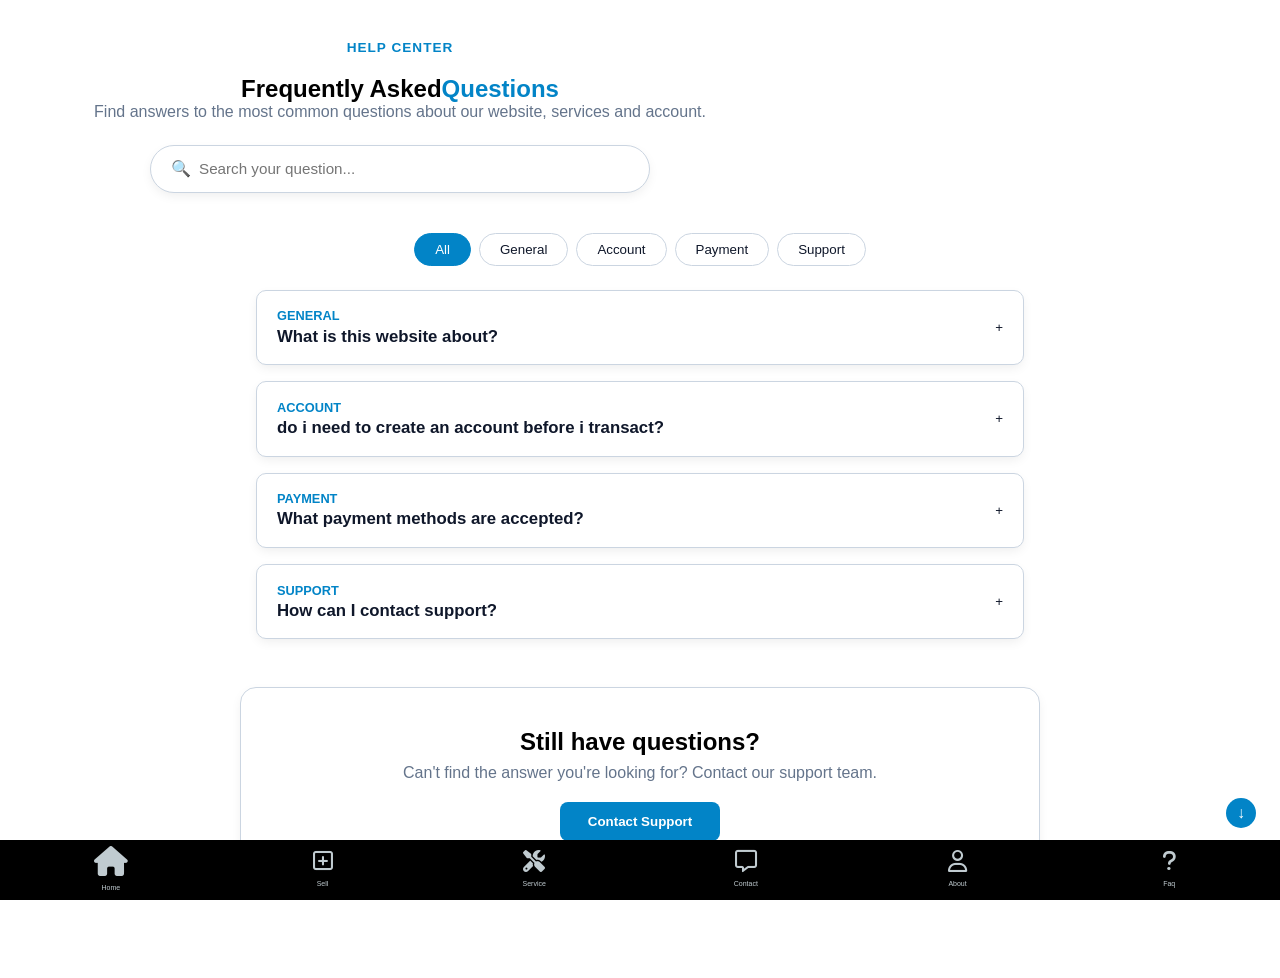
<file: faq.html>
<!DOCTYPE html>
<html>
<head>
  <meta charset="UTF-8">
  <meta name="viewport" content="width=device-width, initial-scale=1">
  <title></title>
 <meta name="description" content="KOB - Tech">
 <link rel="manifest" href="manifest.json">
 <meta name="theme-color" content="#0d1117">
 <meta name="mobile-web-app-capable" content="yes">
 <meta name="apple-mobile-web-app-capable" content="yes">
 <meta name="apple-mobile-web-app-status-bar-style" content="default">
 <meta name="apple-mobile-web-app-title" content="Tayus Tech">
 <link rel="apple-touch-icon" href="image/kob.png">

<!-- Google Fonts -->
<link rel="preconnect" href="https://fonts.googleapis.com">
<link rel="preconnect" href="https://fonts.gstatic.com" crossorigin>
<link href="https://fonts.googleapis.com/css2?family=Poppins:wght@300;400;500;600;700;800&display=swap" rel="stylesheet">
<!-- Font Awesome Icons -->
<link rel="stylesheet" href="https://cdnjs.cloudflare.com/ajax/libs/font-awesome/6.5.2/css/all.min.css">
<link rel="stylesheet" href="css/faq.css">
<link rel="stylesheet" href="css/style.css">
</head>
<body>
 
 <!-- FAQ SECTION -->
<section class="faq" id="faq">
  <div class="faq-content">
    <p class="small-title">HELP CENTER</p>
    <h1>Frequently Asked<span>Questions</span></h1>
    <p class="faq-text">Find answers to the most common questions about our website, services and account.</p>
    <div class="search-box"><span>🔍</span>
      <input type="text" id="search" placeholder="Search your question...">
    </div>
  </div>
</section>
<main class="faq-container">
  <div class="category-buttons">
    <button class="active" onclick="filterCategory('All', this)">
      All</button>
    <button onclick="filterCategory('General', this)">General</button>
    <button onclick="filterCategory('Account', this)">Account</button>
    <button onclick="filterCategory('Payment', this)">Payment</button>
    <button onclick="filterCategory('Support', this)">Support</button>
  </div>
  <div id="faqList">
    
    <!-- FAQ 1 -->
    <div class="faq-item" data-category="General">
      <button class="faq-question" onclick="toggleFAQ(this)">
        <div>
          <small>General</small>
          <h3>What is this website about?</h3>
        </div>
        <span class="icon"> + </span>
      </button>
      <div class="faq-answer" style="display:none;">
        <p>This website provides useful information, services, and resources for users in an easy-to-use platform.</p>
      </div>
    </div>
    
    <!-- FAQ 2 -->
    <div class="faq-item" data-category="Account">
      <button class="faq-question" onclick="toggleFAQ(this)">
        <div>
          <small>Account</small>
          <h3>do i need to create an account before i transact?</h3>
        </div>
        <span class="icon"> + </span>
      </button>
      <div class="faq-answer" style="display:none;">
        <p>No, you do not need to Sign Up or Register before you complete any Transaction. Meanwhile, If you which to stay informed about the latest news on our new service and products, you can subscribe to our channel using the newsletter provided. To subscribe to our channel <a href="about.html#newsletter">Click Here ↓</a></p>
      </div>
    </div>
    
    <!-- FAQ 3 -->
    <div class="faq-item" data-category="Payment">
      <button class="faq-question" onclick="toggleFAQ(this)">
        <div>
          <small>Payment</small>
          <h3>What payment methods are accepted?</h3>
        </div>
        <span class="icon"> + </span>
      </button>
      <div class="faq-answer" style="display:none;">
        <p>Available payment methods depend on the services provided. Supported options will be displayed during checkout.</p>
      </div>
    </div>
    
    <!-- FAQ 4 -->
    <div class="faq-item" data-category="Support">
      <button class="faq-question" onclick="toggleFAQ(this)">
        <div>
          <small>Support</small>
          <h3>How can I contact support?</h3>
        </div>
        <span class="icon"> + </span>
      </button>
      <div class="faq-answer" style="display:none;">
        <p>You can contact support through the Contact Us page, email, or any other support channel provided on the website.</p>
      </div>
    </div>
    <!-- NO RESULT -->
    <div id="noResult" class="no-result" style="display:none;">
      <h3>No questions found</h3>
      <p>Try searching for something else.</p>
    </div>
</main>
<section class="faq-contact-section">
  <h2>Still have questions?</h2>
  <p>Can't find the answer you're looking for? Contact our support team.</p>
  <a href="message.html"><button class="faq-contact-button">Contact Support</button></a>
</section>


<!-- BACK TO TOP & BOTTOM -->
<button id="backToTop"> ↑ </button>
<button id="scrollToBottomBtn" onclick="scrollToBottom()" title="Go to bottom">↓</button>


<!-- BOTTOM NAVIGATION -->
<nav class="bottom-nav">
<button class="nav-item active" data-page="Home">
  <a href="index.html"><i class="fa-solid fa-house"></i></a>
  <span>Home</span>
</button>
  <button class="nav-item sell-btn" data-page="Sell">
    <a href="sell.html"><i class="fa-regular fa-square-plus"></i></a>
    <span>Sell</span>
  </button>
  <button class="nav-item" data-page="Saved">
    <a href="service.html"><i class="fa-solid fa-tools"></i></a>
    <span>Service</span>
  </button>
  <button class="nav-item" data-page="Messages">
    <a href="message.html"><i class="fa-regular fa-message"></i></a>
    <span>Contact</span>
  </button>
  <button class="nav-item" data-page="Profile">
    <a href="about.html"><i class="fa-regular fa-user"></i></a>
    <span>About</span>
  </button>
  <button class="nav-item" data-page="Faq">
  <a href="faq.html"><i class="fa-solid fa-question"></i></a>
  <span>Faq</span>
</button>
</nav>
<script src="script/faq.js"></script>
</body>

</html>
</file>
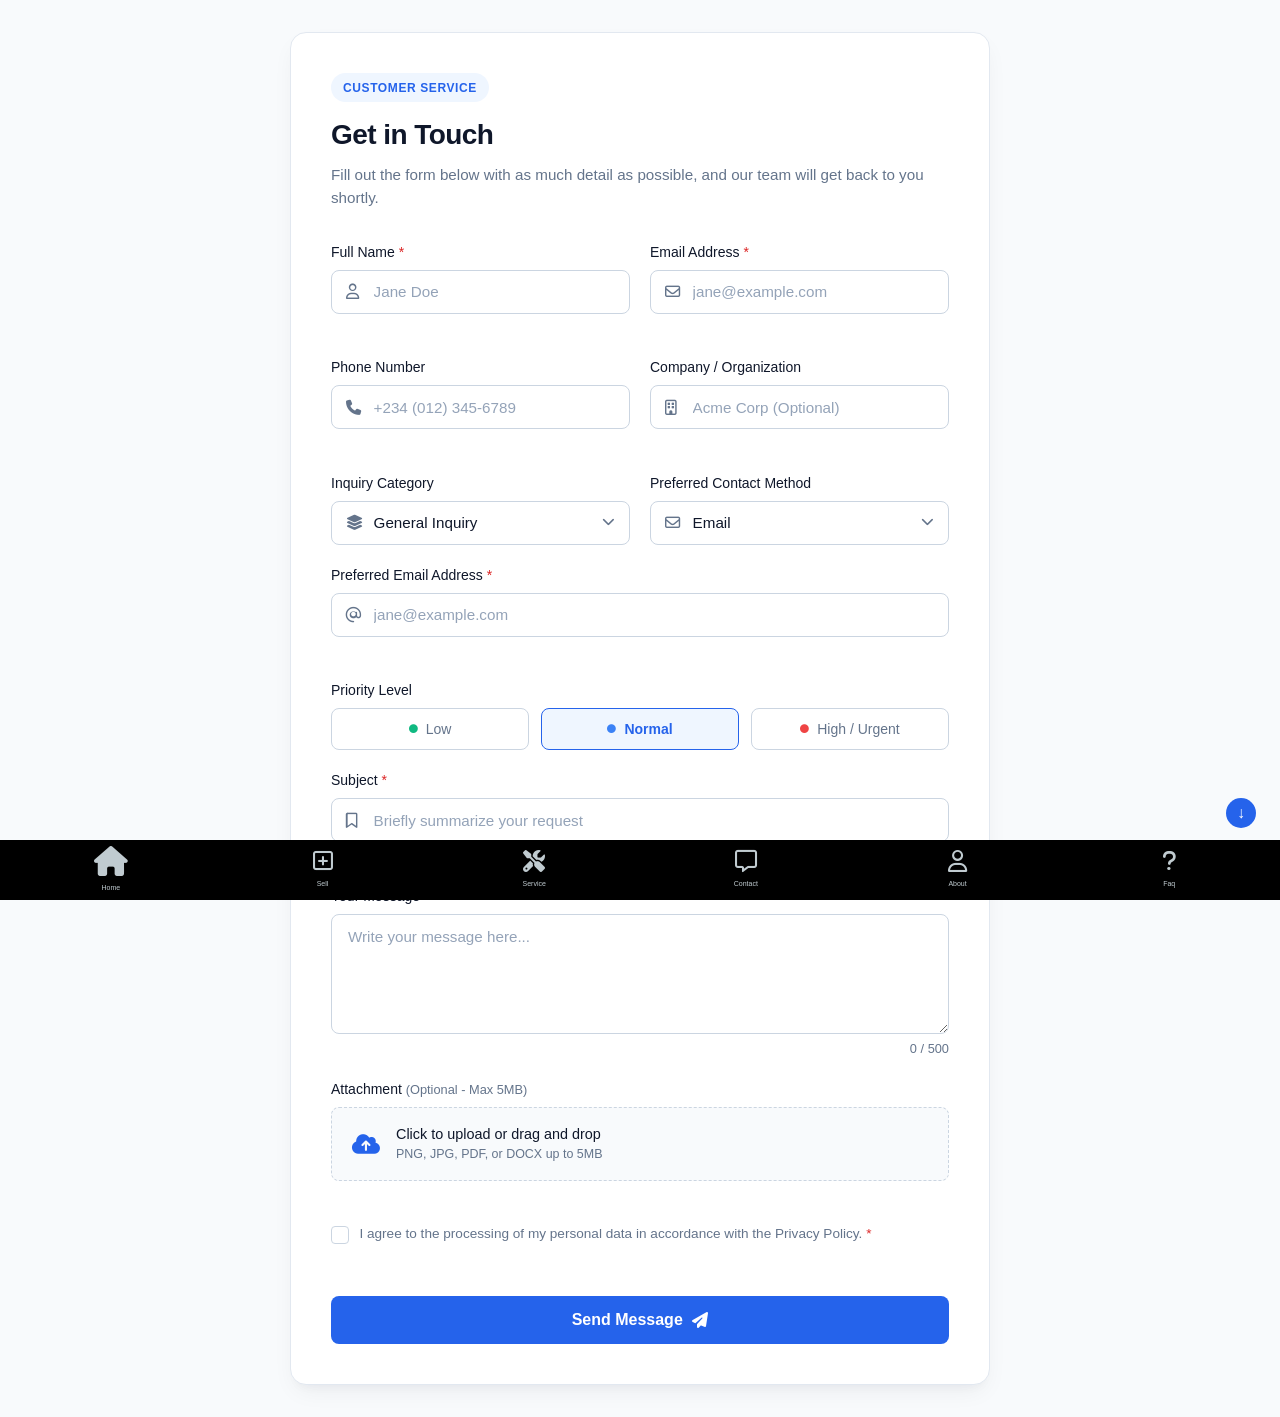
<file: message.html>
<!DOCTYPE html>
<html lang="en">
<head>
  <meta charset="UTF-8">
  <meta name="viewport" content="width=device-width, initial-scale=1.0">
  <title>Contact Us</title>
<!-- PWA & Mobile Settings -->
<meta name="description" content="KOB - Tech">
<link rel="manifest" href="manifest.json">
<meta name="theme-color" content="#0d1117">
<meta name="mobile-web-app-capable" content="yes">
<meta name="apple-mobile-web-app-capable" content="yes">
<meta name="apple-mobile-web-app-status-bar-style" content="default">
<meta name="apple-mobile-web-app-title" content="Tayus Tech">
<link rel="apple-touch-icon" href="image/kob.png">
  <link rel="preconnect" href="https://fonts.googleapis.com">
  <link rel="preconnect" href="https://fonts.gstatic.com" crossorigin>
  <link href="https://fonts.googleapis.com/css2?family=Inter:wght@400;500;600;700&display=swap" rel="stylesheet">
  <link rel="stylesheet" href="https://cdnjs.cloudflare.com/ajax/libs/font-awesome/6.4.0/css/all.min.css">
  <link rel="stylesheet" href="css/message.css">
  <link rel="stylesheet" href="css/style.css">
</head>
<body>

  <div class="form-container">
    <div class="form-header">
      <span class="badge">Customer Service</span>
      <h2>Get in Touch</h2>
      <p>Fill out the form below with as much detail as possible, and our team will get back to you shortly.</p>
    </div>

<form id="contact-form" action="https://formspree.io/f/xbglkzyk" method="POST" enctype="multipart/form-data" novalidate>
<input type="text" name="_gotcha" style="display:none">
<div class="form-row">
<div class="form-group">
<label for="name">Full Name <span class="required">*</span></label>
<div class="input-icon-wrapper">
<i class="fa-regular fa-user input-icon"></i>
<input type="text" id="name" name="name" placeholder="Jane Doe" required>
</div>
<span class="error-msg" id="name-error"></span>
</div>
<div class="form-group">
<label for="email">Email Address <span class="required">*</span></label>
<div class="input-icon-wrapper">
<i class="fa-regular fa-envelope input-icon"></i>
<input type="email" id="email" name="email" placeholder="jane@example.com" required>
</div>
<span class="error-msg" id="email-error"></span>
</div>
</div>
<div class="form-row">
<div class="form-group">
<label for="phone">Phone Number</label>
<div class="input-icon-wrapper">
<i class="fa-solid fa-phone input-icon"></i>
<input type="tel" id="phone" name="phone" placeholder="+234 (012) 345-6789">
</div>
<span class="error-msg" id="phone-error"></span>
</div>
<div class="form-group">
<label for="company">Company / Organization</label>
<div class="input-icon-wrapper">
<i class="fa-regular fa-building input-icon"></i>
<input type="text" id="company" name="company" placeholder="Acme Corp (Optional)">
</div>
</div>
</div>
<div class="form-row">
<div class="form-group">
<label for="service">Inquiry Category</label>
<div class="input-icon-wrapper">
<i class="fa-solid fa-layer-group input-icon"></i>
<select id="service" name="service">
<option value="General Inquiry">General Inquiry</option>
<option value="Technical Support">Technical Support</option>
<option value="Billing & Orders">Billing & Orders</option>
<option value="Project Quote">Project Quote / Sales</option>
<option value="Feedback">Feedback / Suggestions</option>
</select>
<i class="fa-solid fa-chevron-down select-arrow"></i>
</div>
</div>
<div class="form-group">
<label for="contact-method">Preferred Contact Method</label>
<div class="input-icon-wrapper">
<i class="fa-regular fa-comments input-icon" id="contact-method-icon"></i>
<select id="contact-method" name="preferred_contact">
<option value="Email">Email</option>
<option value="Phone Call">Phone Call</option>
<option value="WhatsApp">WhatsApp</option>
<option value="Telegram">Telegram</option>
<option value="SMS">SMS / Text Message</option>
<option value="Video Call">Video Call (Zoom / Meet)</option>
</select>
<i class="fa-solid fa-chevron-down select-arrow"></i>
</div>
</div>
</div>
<div class="form-group" id="contact-detail-group">
<label for="contact-detail" id="contact-detail-label">Preferred Email Address <span class="required">*</span></label>
<div class="input-icon-wrapper">
<i class="fa-regular fa-at input-icon" id="contact-detail-icon"></i>
<input type="text" id="contact-detail" name="contact_detail" placeholder="jane@example.com" required>
</div>
<span class="error-msg" id="contact-detail-error"></span>
</div>
<div class="form-group">
<label>Priority Level</label>
<div class="priority-group">
<label class="priority-option">
<input type="radio" name="priority" value="Low">
<span><i class="fa-solid fa-circle priority-dot low"></i> Low</span>
</label>
<label class="priority-option">
<input type="radio" name="priority" value="Normal" checked>
<span><i class="fa-solid fa-circle priority-dot normal"></i> Normal</span>
</label>
<label class="priority-option">
<input type="radio" name="priority" value="High">
<span><i class="fa-solid fa-circle priority-dot high"></i> High / Urgent</span>
</label>
</div>
</div>
<div class="form-group">
<label for="subject">Subject <span class="required">*</span></label>
<div class="input-icon-wrapper">
<i class="fa-regular fa-bookmark input-icon"></i>
<input type="text" id="subject" name="subject" placeholder="Briefly summarize your request" required>
</div>
<span class="error-msg" id="subject-error"></span>
</div>
<div class="form-group">
<label for="message">Your Message <span class="required">*</span></label>
<textarea id="message" name="message" rows="5" maxlength="500" placeholder="Write your message here..." required></textarea>
<div class="textarea-footer">
<span class="error-msg" id="message-error"></span>
<div class="char-counter"><span id="char-count">0</span> / 500</div>
</div>
</div>
<div class="form-group">
<label for="attachment">Attachment <span class="optional-tag">(Optional - Max 5MB)</span></label>
<label class="file-upload-box" id="file-drop-area" for="attachment">
<i class="fa-solid fa-cloud-arrow-up upload-icon"></i>
<div class="upload-text">
<span id="file-name">Click to upload or drag and drop</span>
<small>PNG, JPG, PDF, or DOCX up to 5MB</small>
</div>
<button type="button" id="remove-file-btn" class="remove-file-btn" title="Remove file" style="display: none;">
<i class="fa-solid fa-xmark"></i>
</button>
<input type="file" id="attachment" name="attachment" accept=".png,.jpg,.jpeg,.pdf,.doc,.docx" hidden>
</label>
<span class="error-msg" id="file-error"></span>
</div>
<div class="form-group checkbox-group">
<label class="checkbox-label">
<input type="checkbox" id="consent" name="consent" required>
<span class="custom-checkbox"></span>
<span>I agree to the processing of my personal data in accordance with the Privacy Policy. <span class="required">*</span></span>
</label>
<span class="error-msg" id="consent-error"></span>
</div>
<button type="submit" id="submit-btn" class="btn">
<span class="btn-text">Send Message</span>
<i class="fa-solid fa-paper-plane btn-icon"></i>
</button>
<div id="form-status" class="form-status" role="alert"></div>
</form>
  </div>


<!-- BACK TO TOP & BOTTOM -->
<button id="backToTop"> ↑ </button>
<button id="scrollToBottomBtn" onclick="scrollToBottom()" title="Go to bottom">↓</button>
 
  
<!-- BOTTOM NAVIGATION -->
<nav class="bottom-nav">
<button class="nav-item active" data-page="Home">
  <a href="index.html"><i class="fa-solid fa-house"></i></a>
  <span>Home</span>
</button>
  <button class="nav-item sell-btn" data-page="Sell">
    <a href="sell.html"><i class="fa-regular fa-square-plus"></i></a>
    <span>Sell</span>
  </button>
  <button class="nav-item" data-page="Saved">
    <a href="service.html"><i class="fa-solid fa-tools"></i></a>
    <span>Service</span>
  </button>
  <button class="nav-item" data-page="Messages">
    <a href="message.html"><i class="fa-regular fa-message"></i></a>
    <span>Contact</span>
  </button>
  <button class="nav-item" data-page="About">
    <a href="about.html"><i class="fa-regular fa-user"></i></a>
    <span>About</span>
  </button>
  <button class="nav-item" data-page="Faq">
    <a href="faq.html"><i class="fa-solid fa-question"></i></a>
    <span>Faq</span>
  </button>
</nav>
  <script src="script/message.js"></script>
</body>
</html>
</file>
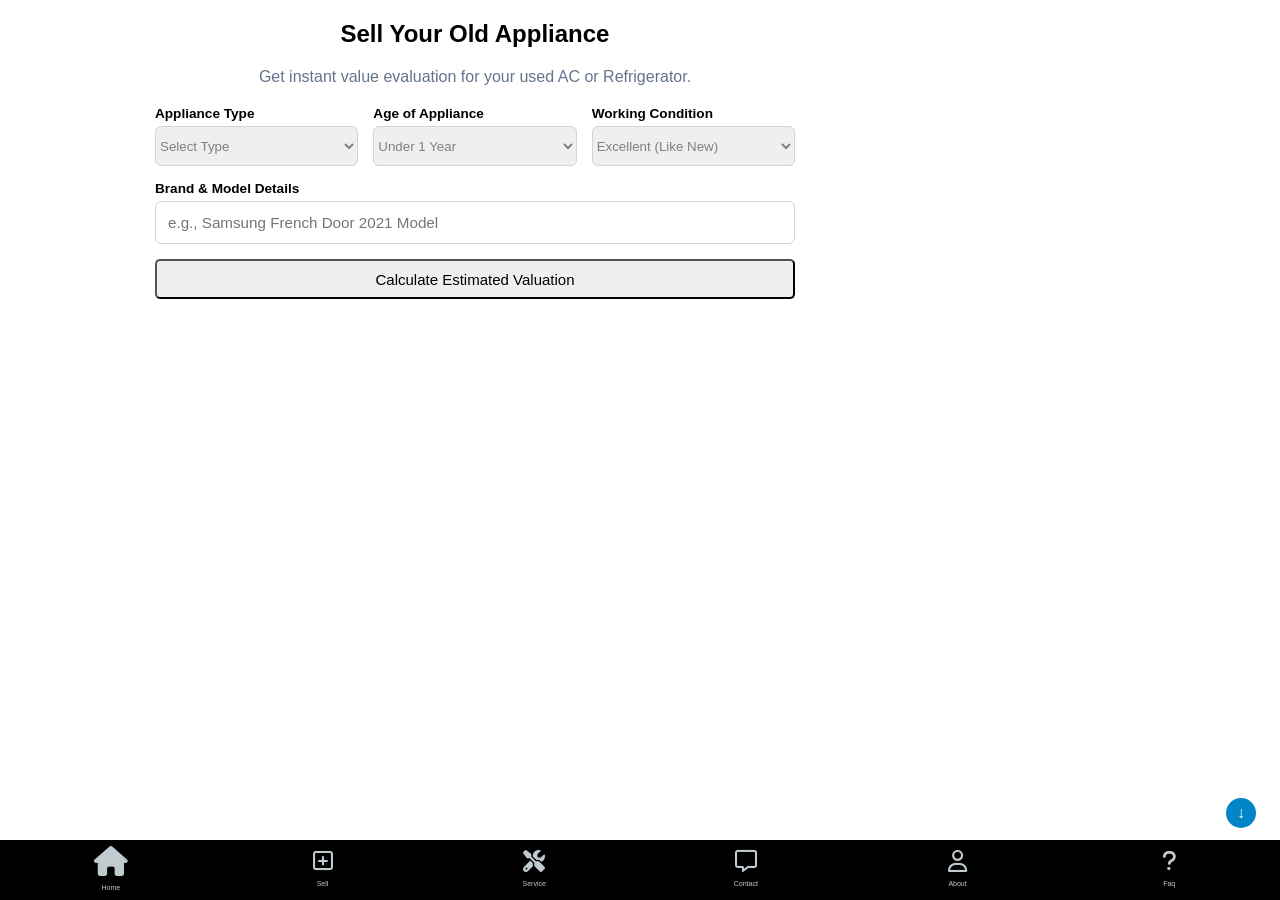
<file: sell.html>
<!DOCTYPE html>
<html>
<head>
  <meta charset="UTF-8">
  <meta name="viewport" content="width=device-width, initial-scale=1">
  <title></title>
<meta name="description" content="KOB - Tech">
<link rel="manifest" href="manifest.json">
<meta name="theme-color" content="#0d1117">
<meta name="mobile-web-app-capable" content="yes">
<meta name="apple-mobile-web-app-capable" content="yes">
<meta name="apple-mobile-web-app-status-bar-style" content="default">
<meta name="apple-mobile-web-app-title" content="Tayus Tech">
<link rel="apple-touch-icon" href="image/kob.png">
<!-- Google Fonts -->
<link rel="preconnect" href="https://fonts.googleapis.com">
<link rel="preconnect" href="https://fonts.gstatic.com" crossorigin>
<link href="https://fonts.googleapis.com/css2?family=Poppins:wght@300;400;500;600;700;800&display=swap" rel="stylesheet">
<!-- Font Awesome Icons -->
<link rel="stylesheet" href="https://cdnjs.cloudflare.com/ajax/libs/font-awesome/6.5.2/css/all.min.css">
<link rel="stylesheet" href="css/sell.css">
<link rel="stylesheet" href="css/style.css">
</head>
<body>
 
  <!--============================
      Sell / Trade-in Section 
==============================-->
<section id="sell" class="dark-bg">
<div class="sell">
<form id="sellForm" class="form-crd" onsubmit="handleEstimate(event)">
  <h2>Sell Your Old Appliance</h2>
 <p>Get instant value evaluation for your used AC or Refrigerator.</p>
<div class="form-group-grid">
<div class="input-grp">
  <label>Appliance Type</label>
  <select id="sellType" required>
   <option>Select Type</option>
   <option>Refrigerator</option>
   <option>Air Conditioner</option>
  </select> 
</div> 
<div class="input-grp">
 <label>Age of Appliance</label>
 <select id="sellAge" required>
 <option value="1">Under 1 Year</option>
 <option value="2">1 - 3 Years</option>
 <option value="4">4+ Years</option>
 </select>
</div>
<div class="input-grp">
 <label>Working Condition</label>
 <select id="sellCondition" required>
 <option value="excellent">Excellent (Like New)</option>
 <option value="good">Good (Minor wear)</option>
 <option value="faulty">Needs Repair / Faulty</option>
 </select>
</div>
</div>
  <div class="input-grp full-width">
   <label>Brand & Model Details</label>
   <input type="text" placeholder="e.g., Samsung French Door 2021 Model" required>
  </div>
  <button type="submit" class="btn primary-btn full-btn">Calculate Estimated Valuation</button>
</form>
  <div id="estimateResult" class="estimate-box"></div>
  
    <!-- Result Display Box -->
<div id="resultBox" style="display: none;"></div>
<!-- WhatsApp Submit Button (Hidden until valuation is calculated) -->
<button id="whatsappBtn" style="display: none; background-color: #25D366; color: white; border: none; padding: 12px 20px; font-weight: bold; border-radius: 8px; width: 100%; margin-top: 10px; cursor: pointer;">
  Submit Request via WhatsApp
</button>
</div>
</section>


<!-- BACK TO TOP & BOTTOM -->
<button id="backToTop"> ↑ </button>
<button id="scrollToBottomBtn" onclick="scrollToBottom()" title="Go to bottom">↓</button>


<!-- BOTTOM NAVIGATION -->
<nav class="bottom-nav">
<button class="nav-item active" data-page="Home">
  <a href="index.html"><i class="fa-solid fa-house"></i></a>
  <span>Home</span>
</button>
  <button class="nav-item sell-btn" data-page="Sell">
    <a href="sell.html"><i class="fa-regular fa-square-plus"></i></a>
    <span>Sell</span>
  </button>
  <button class="nav-item" data-page="Saved">
    <a href="service.html"><i class="fa-solid fa-tools"></i></a>
    <span>Service</span>
  </button>
  <button class="nav-item" data-page="Messages">
    <a href="message.html"><i class="fa-regular fa-message"></i></a>
    <span>Contact</span>
  </button>
  <button class="nav-item" data-page="Profile">
    <a href="about.html"><i class="fa-regular fa-user"></i></a>
    <span>About</span>
  </button>
  <button class="nav-item" data-page="Faq">
  <a href="faq.html"><i class="fa-solid fa-question"></i></a>
  <span>Faq</span>
</button>
</nav>

  <script src="script/sell.js"></script>
</body>

</html>
</file>
<file: css/faq.css>
* {
  box-sizing: border-box;
  margin: 0;
  padding: 0;
  font-family: -apple-system, BlinkMacSystemFont, "Segoe UI", Roboto, sans-serif;
}

:root {
  --bg-color: #f8fafc;
  --card-bg: #ffffff;
  --text-color: #0f172a;
  --text-muted: #64748b;
  --primary: #0284c7;
  --primary-hover: #0369a1;
  --accent: #25d366;
  --border-color: #cbd5e1;
  --header-bg: rgba(255, 255, 255, 0.9);
  --shadow: 0 4px 12px -2px rgba(0, 0, 0, 0.08);
  --transition: all 0.3s cubic-bezier(0.4, 0, 0.2, 1);
}

/* ========================== 
         FAQ SECTION 
============================== */
.faq {
  text-align: center;
  max-width: 800px;
  padding: 40px 1rem;
}
.small-title {
  color: var(--primary);
  font-weight: 700;
  font-size: 0.85rem;
  letter-spacing: 1px;
  margin-bottom: 20px;
}
.faq h1 span {
  color: var(--primary);
}
.faq-text {
  color: var(--text-muted);
  margin-bottom: 1.5rem;
}
.search-box {
  display: flex;
  align-items: center;
  background: var(--card-bg);
  border: 1px solid var(--border-color);
  border-radius: 50px;
  padding: 0.4rem 1.25rem;
  box-shadow: var(--shadow);
  max-width: 500px;
  margin: 0 auto;
}
.search-box input {
  border: none;
  background: transparent;
  outline: none;
  width: 100%;
  padding: 0.5rem;
  color: var(--text-color);
  font-size: 0.95rem;
}
.faq-container {
  max-width: 800px;
  margin: 0 auto 3rem;
  padding: 0 1rem;
}
.category-buttons {
  display: flex;
  justify-content: center;
  gap: 0.5rem;
  flex-wrap: wrap;
  margin-bottom: 1.5rem;
}
.category-buttons button {
  padding: 0.5rem 1.25rem;
  border-radius: 20px;
  border: 1px solid var(--border-color);
  background: var(--card-bg);
  color: var(--text-color);
  cursor: pointer;
  font-weight: 500;
  transition: var(--transition);
}
.category-buttons button.active,
.category-buttons button:hover {
  background: var(--primary);
  color: #ffffff;
  border-color: var(--primary);
}
.faq-item {
  background: var(--card-bg);
  border: 1px solid var(--border-color);
  border-radius: 10px;
  margin-bottom: 1rem;
  overflow: hidden;
  box-shadow: var(--shadow);
}
.faq-question {
  width: 100%;
  padding: 1.1rem 1.25rem;
  background: transparent;
  border: none;
  display: flex;
  justify-content: space-between;
  align-items: center;
  cursor: pointer;
  text-align: left;
  color: var(--text-color);
}
.faq-question small {
  color: var(--primary);
  font-weight: 600;
  font-size: 0.8rem;
  text-transform: uppercase;
}
.faq-question h3 {
  font-size: 1.05rem;
  margin-top: 0.2rem;
}
.faq-answer {
  padding: 0 1.25rem 1.25rem;
  color: var(--text-muted);
  border-top: 1px solid transparent;
}
.no-result {
  text-align: center;
  padding: 2rem;
  background: var(--card-bg);
  border-radius: 12px;
  border: 1px dashed var(--border-color);
}
.faq-contact-section {
  text-align: center;
  background: var(--card-bg);
  max-width: 800px;
  margin: 0 auto 3rem;
  padding: 2.5rem;
  border-radius: 16px;
  border: 1px solid var(--border-color);
  box-shadow: var(--shadow);
  margin-bottom: 6rem;
}
.faq-contact-section p {
  color: var(--text-muted);
  margin: 0.5rem 0 1.25rem;
}
.faq-contact-button {
  background: var(--primary);
  color: #ffffff;
  border: none;
  padding: 0.75rem 1.75rem;
  border-radius: 8px;
  font-weight: 600;
  cursor: pointer;
  transition: var(--transition);
}
.faq-contact-button:hover {
  background: var(--primary-hover);
}
</file>
<file: css/style.css>
/*===========================
       TOP AND BOTTOM 
 ==========================*/
#backToTop, #scrollToBottomBtn {
  position: fixed;
  right: 1.5rem;
  background: var(--primary);
  color: #ffffff;
  border: none;
  width: 30px;
  height: 30px;
  border-radius: 50%;
  display: flex;
  align-items: center;
  justify-content: center;
  cursor: pointer;
  z-index: 999;
  font-size: 1rem;
}
#backToTop {
  bottom: 7.5rem;
  display: none;
}
#scrollToBottomBtn {
  bottom: 4.5rem;
}
#backToTop:hover, #scrollToBottomBtn:hover {
  background: var(--primary-hover);
  transform: translateY(-3px);
}
@media (max-width: 768px) {
  #backToTop, #scrollToBottomBtn {
    right: 1rem;
  }
}


/* ==============================
   BOTTOM NAVIGATION
============================== */
.bottom-nav {
    position: fixed;
    bottom: 0;
    left: 0;
    width: 100%;
    min-height: 60px;
    background: black;
    border-top: 2px solid black;
    display: flex;
    align-items: center;
    justify-content: space-around;
    z-index: 1000;
    padding: 3px 5px;
    padding-bottom: max(8px, env(safe-area-inset-bottom));
}
.nav-item {
    flex: 1;
    border: none;
    outline: none;
    background: transparent;
    color: #c0cbd0;
    display: flex;
    flex-direction: column;
    align-items: center;
    justify-content: center;
    gap: 8px;
    cursor: pointer;
}
.nav-item:hover {
  border-bottom: 2px solid #19bd5d;
}
.nav-item i {
    font-size: 22px;
    color: #c0cbd0;
}
.nav-item span {
    font-size: 7px;
} 
.active i {
    font-size: 30px;
}
</file>
<file: css/message.css>
* {
  box-sizing: border-box;
  margin: 0;
  padding: 0;
  font-family: -apple-system, BlinkMacSystemFont, "Segoe UI", Roboto, sans-serif;
}

:root {
  --primary: #2563eb;
  --primary-hover: #1d4ed8;
  --primary-light: #eff6ff;
  --bg-page: #f8fafc;
  --bg-card: #ffffff;
  --text-main: #0f172a;
  --text-muted: #64748b;
  --border-color: #cbd5e1;
  --border-focus: #2563eb;
  --error: #dc2626;
  --error-bg: #fef2f2;
  --success: #16a34a;
  --success-bg: #f0fdf4;
  --radius-md: 8px;
  --radius-lg: 16px;
  --shadow-card: 0 10px 25px -5px rgba(15, 23, 42, 0.06), 0 8px 10px -6px rgba(15, 23, 42, 0.04);
  --transition: all 0.2s cubic-bezier(0.4, 0, 0.2, 1);
}

body {
  font-family: 'Inter', -apple-system, BlinkMacSystemFont, sans-serif;
  background-color: var(--bg-page);
  color: var(--text-main);
  line-height: 1.5;
  display: flex;
  justify-content: center;
  align-items: center;
  min-height: 100vh;
  padding: 2rem 1rem;
}

.form-container {
  background: var(--bg-card);
  width: 100%;
  max-width: 700px;
  padding: 2.5rem;
  border-radius: var(--radius-lg);
  box-shadow: var(--shadow-card);
  border: 1px solid #e2e8f0;
}

/* Header */
.form-header {
  margin-bottom: 2rem;
}

.badge {
  display: inline-block;
  background-color: var(--primary-light);
  color: var(--primary);
  font-size: 0.75rem;
  font-weight: 600;
  text-transform: uppercase;
  letter-spacing: 0.05em;
  padding: 0.35rem 0.75rem;
  border-radius: 999px;
  margin-bottom: 0.75rem;
}

.form-header h2 {
  font-size: 1.75rem;
  font-weight: 700;
  color: var(--text-main);
  letter-spacing: -0.02em;
  margin-bottom: 0.5rem;
}

.form-header p {
  color: var(--text-muted);
  font-size: 0.95rem;
}

/* Grid & Groups */
.form-row {
  display: grid;
  grid-template-columns: 1fr 1fr;
  gap: 1.25rem;
}

.form-group {
  margin-bottom: 1.25rem;
  display: flex;
  flex-direction: column;
}

label {
  font-size: 0.875rem;
  font-weight: 500;
  color: var(--text-main);
  margin-bottom: 0.45rem;
}

.required {
  color: var(--error);
}

.optional-tag {
  color: var(--text-muted);
  font-weight: 400;
  font-size: 0.8rem;
}

/* Inputs & Icons */
.input-icon-wrapper {
  position: relative;
  display: flex;
  align-items: center;
}

.input-icon {
  position: absolute;
  left: 0.95rem;
  color: var(--text-muted);
  font-size: 0.95rem;
  pointer-events: none;
  transition: var(--transition);
}

.select-arrow {
  position: absolute;
  right: 0.95rem;
  color: var(--text-muted);
  font-size: 0.8rem;
  pointer-events: none;
}

input[type="text"],
input[type="email"],
input[type="tel"],
select,
textarea {
  width: 100%;
  font-family: inherit;
  font-size: 0.95rem;
  color: var(--text-main);
  background-color: #fff;
  border: 1px solid var(--border-color);
  border-radius: var(--radius-md);
  transition: var(--transition);
  outline: none;
}

input[type="text"],
input[type="email"],
input[type="tel"],
select {
  height: 44px;
  padding: 0 1rem 0 2.6rem;
}

select {
  appearance: none;
  cursor: pointer;
  padding-right: 2.2rem;
}

textarea {
  padding: 0.85rem 1rem;
  resize: vertical;
  min-height: 120px;
}

input::placeholder,
textarea::placeholder {
  color: #94a3b8;
}

input:hover,
select:hover,
textarea:hover {
  border-color: #94a3b8;
}

input:focus,
select:focus,
textarea:focus {
  border-color: var(--border-focus);
  box-shadow: 0 0 0 3px rgba(37, 99, 235, 0.15);
}

.input-icon-wrapper:focus-within .input-icon {
  color: var(--primary);
}

input[type="text"],
input[type="email"],
input[type="tel"],
input[type="url"],
select,
textarea {
  width: 100%;
  font-family: inherit;
  font-size: 0.95rem;
  color: var(--text-main);
  background-color: #fff;
  border: 1px solid var(--border-color);
  border-radius: var(--radius-md);
  transition: var(--transition);
  outline: none;
}

input[type="text"],
input[type="email"],
input[type="tel"],
input[type="url"],
select {
  height: 44px;
  padding: 0 1rem 0 2.6rem;
}


/* Priority Radio Pills */
.priority-group {
  display: grid;
  grid-template-columns: repeat(3, 1fr);
  gap: 0.75rem;
}

.priority-option {
  margin-bottom: 0;
  cursor: pointer;
}

.priority-option input[type="radio"] {
  display: none;
}

.priority-option span {
  display: flex;
  align-items: center;
  justify-content: center;
  gap: 0.5rem;
  height: 42px;
  border: 1px solid var(--border-color);
  border-radius: var(--radius-md);
  font-size: 0.875rem;
  font-weight: 500;
  color: var(--text-muted);
  background: #fff;
  transition: var(--transition);
}

.priority-option:hover span {
  border-color: #94a3b8;
  color: var(--text-main);
}

.priority-option input[type="radio"]:checked + span {
  border-color: var(--primary);
  background-color: var(--primary-light);
  color: var(--primary);
  font-weight: 600;
}

.priority-dot {
  font-size: 0.55rem;
}
.priority-dot.low { color: #10b981; }
.priority-dot.normal { color: #3b82f6; }
.priority-dot.high { color: #ef4444; }

/* File Upload Box */
.file-upload-box {
  display: flex;
  align-items: center;
  gap: 1rem;
  padding: 1rem 1.25rem;
  border: 1.5px dashed var(--border-color);
  border-radius: var(--radius-md);
  background-color: #f8fafc;
  cursor: pointer;
  transition: var(--transition);
  margin-bottom: 0;
  position: relative;
}

.file-upload-box:hover,
.file-upload-box.dragover {
  border-color: var(--primary);
  background-color: var(--primary-light);
}

.upload-icon {
  font-size: 1.4rem;
  color: var(--primary);
}

.upload-text {
  display: flex;
  flex-direction: column;
  flex: 1;
  overflow: hidden;
}

.upload-text span {
  font-size: 0.9rem;
  font-weight: 500;
  color: var(--text-main);
  white-space: nowrap;
  overflow: hidden;
  text-overflow: ellipsis;
}

.upload-text small {
  font-size: 0.78rem;
  color: var(--text-muted);
}

.remove-file-btn {
  background: #e2e8f0;
  border: none;
  width: 28px;
  height: 28px;
  border-radius: 50%;
  color: var(--text-main);
  cursor: pointer;
  display: flex;
  align-items: center;
  justify-content: center;
  transition: var(--transition);
}

.remove-file-btn:hover {
  background: var(--error);
  color: #fff;
}

/* Custom Checkbox */
.checkbox-group {
  margin-top: 0.25rem;
}

.checkbox-label {
  display: flex;
  align-items: flex-start;
  gap: 0.65rem;
  cursor: pointer;
  font-size: 0.85rem;
  color: var(--text-muted);
  margin-bottom: 0;
  user-select: none;
}

.checkbox-label input[type="checkbox"] {
  display: none;
}

.custom-checkbox {
  width: 18px;
  height: 18px;
  min-width: 18px;
  border: 1.5px solid var(--border-color);
  border-radius: 4px;
  margin-top: 2px;
  display: flex;
  align-items: center;
  justify-content: center;
  transition: var(--transition);
  background: #fff;
}

.checkbox-label input[type="checkbox"]:checked + .custom-checkbox {
  background-color: var(--primary);
  border-color: var(--primary);
}

.checkbox-label input[type="checkbox"]:checked + .custom-checkbox::after {
  content: "\f00c";
  font-family: "Font Awesome 6 Free";
  font-weight: 900;
  font-size: 0.7rem;
  color: #fff;
}

/* Validation Error States */
.form-group.has-error input,
.form-group.has-error textarea,
.form-group.has-error .file-upload-box {
  border-color: var(--error);
  background-color: #fffafa;
}

.form-group.has-error .custom-checkbox {
  border-color: var(--error);
}

.form-group.has-error .input-icon {
  color: var(--error);
}

.error-msg {
  color: var(--error);
  font-size: 0.8rem;
  font-weight: 500;
  margin-top: 0.35rem;
  min-height: 1.1rem;
  display: block;
}

/* Textarea Footer & Counter */
.textarea-footer {
  display: flex;
  justify-content: space-between;
  align-items: flex-start;
  margin-top: 0.35rem;
}

.textarea-footer .error-msg {
  margin-top: 0;
}

.char-counter {
  font-size: 0.8rem;
  color: var(--text-muted);
  margin-left: auto;
  white-space: nowrap;
}

.char-counter.limit-near {
  color: #d97706;
  font-weight: 500;
}

.char-counter.limit-reached {
  color: var(--error);
  font-weight: 600;
}

/* Submit Button */
.btn {
  width: 100%;
  height: 48px;
  background-color: var(--primary);
  color: #ffffff;
  font-family: inherit;
  font-size: 1rem;
  font-weight: 600;
  border: none;
  border-radius: var(--radius-md);
  cursor: pointer;
  display: inline-flex;
  justify-content: center;
  align-items: center;
  gap: 0.6rem;
  margin-top: 0.5rem;
  transition: var(--transition);
}

.btn:hover:not(:disabled) {
  background-color: var(--primary-hover);
  transform: translateY(-1px);
  box-shadow: 0 4px 12px rgba(37, 99, 235, 0.25);
}

.btn:disabled {
  opacity: 0.7;
  cursor: not-allowed;
}

/* Status Alerts */
.form-status {
  margin-top: 1.25rem;
  padding: 0.9rem 1rem;
  border-radius: var(--radius-md);
  font-size: 0.9rem;
  font-weight: 500;
  display: none;
  align-items: center;
  gap: 0.65rem;
}

.form-status.success {
  display: flex;
  background-color: var(--success-bg);
  color: var(--success);
  border: 1px solid #bbf7d0;
}

.form-status.error {
  display: flex;
  background-color: var(--error-bg);
  color: var(--error);
  border: 1px solid #fecaca;
}

/* Responsive Design */
@media (max-width: 640px) {
  .form-container {
    padding: 1.75rem 1.25rem;
  }
  .form-row {
    grid-template-columns: 1fr;
    gap: 0;
  }
  .priority-group {
    grid-template-columns: 1fr;
    gap: 0.5rem;
  }
}
</file>
<file: css/sell.css>
* {
  box-sizing: border-box;
  margin: 0;
  padding: 0;
  font-family: -apple-system, BlinkMacSystemFont, "Segoe UI", Roboto, sans-serif;
}

:root {
  --bg-color: #f8fafc;
  --card-bg: #ffffff;
  --text-color: #0f172a;
  --text-muted: #64748b;
  --primary: #0284c7;
  --primary-hover: #0369a1;
  --accent: #25d366;
  --border-color: #cbd5e1;
  --header-bg: rgba(255, 255, 255, 0.9);
  --shadow: 0 4px 12px -2px rgba(0, 0, 0, 0.08);
  --transition: all 0.3s cubic-bezier(0.4, 0, 0.2, 1);
}

/* ==============================
      Forms (Sell & Repair) 
=================================*/
.sell {
width: 100%;
padding: 20px 0;
max-width: 950px;
box-sizing: border-box;
position: relative;
overflow: hidden;
margin-bottom: 6rem;
}
.form-crd {
  padding: 0 30px;
  border-radius: 10px;
  max-width: 700px;
  margin: 0 auto;
}
.form-crd h2 {
    text-align: center;
    margin-bottom: 20px;
}
.form-crd p {
    text-align: center;
    color: #64748b;
    margin-bottom: 20px;
}
.form-group-grid {
  display: grid;
  grid-template-columns: repeat(auto-fit, minmax(180px, 1fr));
  gap: 15px;
}
.full-width { grid-column: 1 / -1; }
.estimate-box {
  margin-top: 20px;
  padding: 15px;
  background: #1e293b;
  color: #38bdf8;
  text-align: center;
  border-radius: 6px;
  display: none;
  font-weight: bold;
}
.input-grp {
  display: flex;
  flex-direction: column;
  margin-bottom: 15px;
}
.input-grp label {
  font-size: 0.85rem;
  font-weight: 600;
  margin-bottom: 5px;
}
.input-grp input {
  padding: 12px;
  border: 1px solid #cbd5e1;
  border-radius: 6px;
  font-size: 0.95rem;
  outline: none;
  transition: border-color 0.2s ease;
}
.input-grp input:focus {
  border-color: #2563eb;
}
.input-grp select {
  color: grey;
  height: 40px;
  border-radius: 6px;
  border: 1px solid #cbd5e1;
}
.input-grp #date {
    width: 90%;
}
.btn {
  width: 100%;
  height: 40px;
  border-radius: 5px;
  font-size: 15px;
}
</file>
